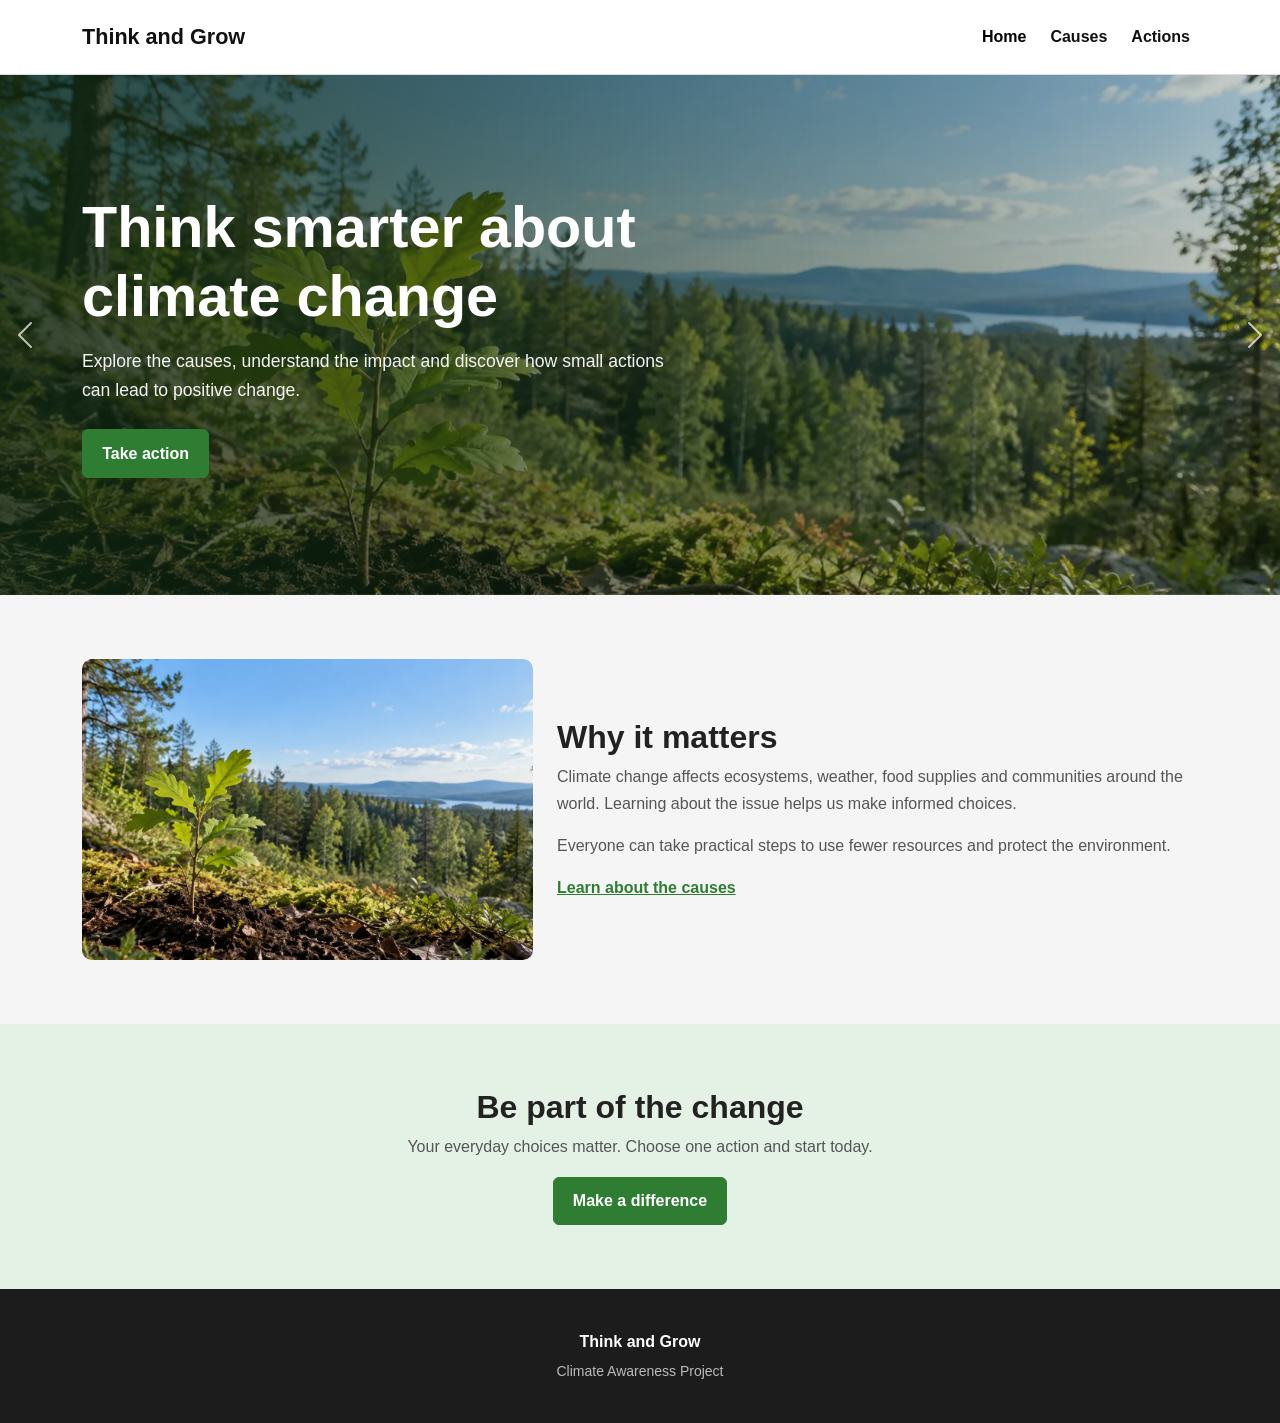
<file: Think and Grow website/Think and Grow website/index.html>
<!doctype html>
<html lang="en">
<head>
  <meta charset="utf-8">
  <meta name="viewport" content="width=device-width, initial-scale=1">
  <title>Think and Grow</title>
  <meta name="description" content="Think and Grow explains the causes of climate change and simple actions people can take to help the planet.">
  <meta name="keywords" content="climate change, environment, sustainability, climate action, Think and Grow">
  <meta name="author" content="Think and Grow">
  <link rel="preconnect" href="https://cdn.jsdelivr.net">
  <link href="https://cdn.jsdelivr.net/npm/bootstrap@5.3.8/dist/css/bootstrap.min.css" rel="stylesheet" integrity="sha384-sRIl4kxILFvY47J16cr9ZwB07vP4J8+LH7qKQnuqkuIAvNWLzeN8tE5YBujZqJLB" crossorigin="anonymous">
  <link rel="stylesheet" href="css/style.css">
</head>
<body>
  <nav class="navbar navbar-expand-lg" data-bs-theme="light">
    <div class="container">
      <a class="navbar-brand" href="index.html">Think and Grow</a>
      <button class="navbar-toggler" type="button" data-bs-toggle="collapse" data-bs-target="#navMenu" aria-controls="navMenu" aria-expanded="false" aria-label="Open navigation">
        <span class="navbar-toggler-icon"></span>
      </button>
      <div class="collapse navbar-collapse" id="navMenu">
        <ul class="navbar-nav ms-auto">
          <li class="nav-item"><a class="nav-link active" aria-current="page" href="index.html">Home</a></li>
          <li class="nav-item"><a class="nav-link" href="pages/causes.html">Causes</a></li>
          <li class="nav-item"><a class="nav-link" href="pages/actions.html">Actions</a></li>
        </ul>
      </div>
    </div>
  </nav>

  <main>
    <section class="hero">
      <div id="heroCarousel" class="carousel slide carousel-fade" data-bs-ride="carousel">
        <div class="carousel-inner">
          <div class="carousel-item active">
            <img src="assets/climate-hero.webp" class="d-block w-100" alt="Young green plant growing in a healthy natural environment">
          </div>
          <div class="carousel-item">
            <img src="assets/climate2.png" class="d-block w-100" alt="Climate change illustration">
          </div>
          <div class="carousel-item">
            <img src="assets/nature.jpg" class="d-block w-100" alt="Beautiful nature landscape">
          </div>
          <div class="carousel-item">
            <img src="assets/nature2.jpg" class="d-block w-100" alt="Natural environment">
          </div>
        </div>
        <button class="carousel-control-prev" type="button" data-bs-target="#heroCarousel" data-bs-slide="prev" aria-label="Previous slide">
          <span class="carousel-control-prev-icon" aria-hidden="true"></span>
        </button>
        <button class="carousel-control-next" type="button" data-bs-target="#heroCarousel" data-bs-slide="next" aria-label="Next slide">
          <span class="carousel-control-next-icon" aria-hidden="true"></span>
        </button>
      </div>
      <div class="hero-overlay">
        <div class="container">
          <div class="hero-card">
            <h1>Think smarter about climate change</h1>
            <p>Explore the causes, understand the impact and discover how small actions can lead to positive change.</p>
            <a href="pages/actions.html" class="btn btn-success">Take action</a>
          </div>
        </div>
      </div>
    </section>

    <section class="container page-section">
      <div class="row align-items-center g-4">
        <div class="col-md-5">
          <img src="assets/climate-hero.webp" class="img-fluid content-image" width="900" height="600" loading="lazy" alt="Young green plant growing in a healthy natural environment">
        </div>
        <div class="col-md-7">
          <h2>Why it matters</h2>
          <p>Climate change affects ecosystems, weather, food supplies and communities around the world. Learning about the issue helps us make informed choices.</p>
          <p>Everyone can take practical steps to use fewer resources and protect the environment.</p>
          <a href="pages/causes.html" class="text-link">Learn about the causes</a>
        </div>
      </div>
    </section>

    <section class="callout text-center">
      <div class="container">
        <h2>Be part of the change</h2>
        <p>Your everyday choices matter. Choose one action and start today.</p>
        <a href="pages/actions.html#pledge" class="btn btn-success">Make a difference</a>
      </div>
    </section>
  </main>

  <footer class="site-footer text-center">
    <div class="container"><p class="mb-1">Think and Grow</p><p class="small mb-0">Climate Awareness Project</p></div>
  </footer>
  <script src="https://cdn.jsdelivr.net/npm/bootstrap@5.3.8/dist/js/bootstrap.bundle.min.js" integrity="sha384-FKyoEForCGlyvwx9Hj09JcYn3nv7wiPVlz7YYwJrWVcXK/BmnVDxM+D2scQbITxI" crossorigin="anonymous"></script>
  <script src="js/script.js"></script>
</body>
</html>
</file>
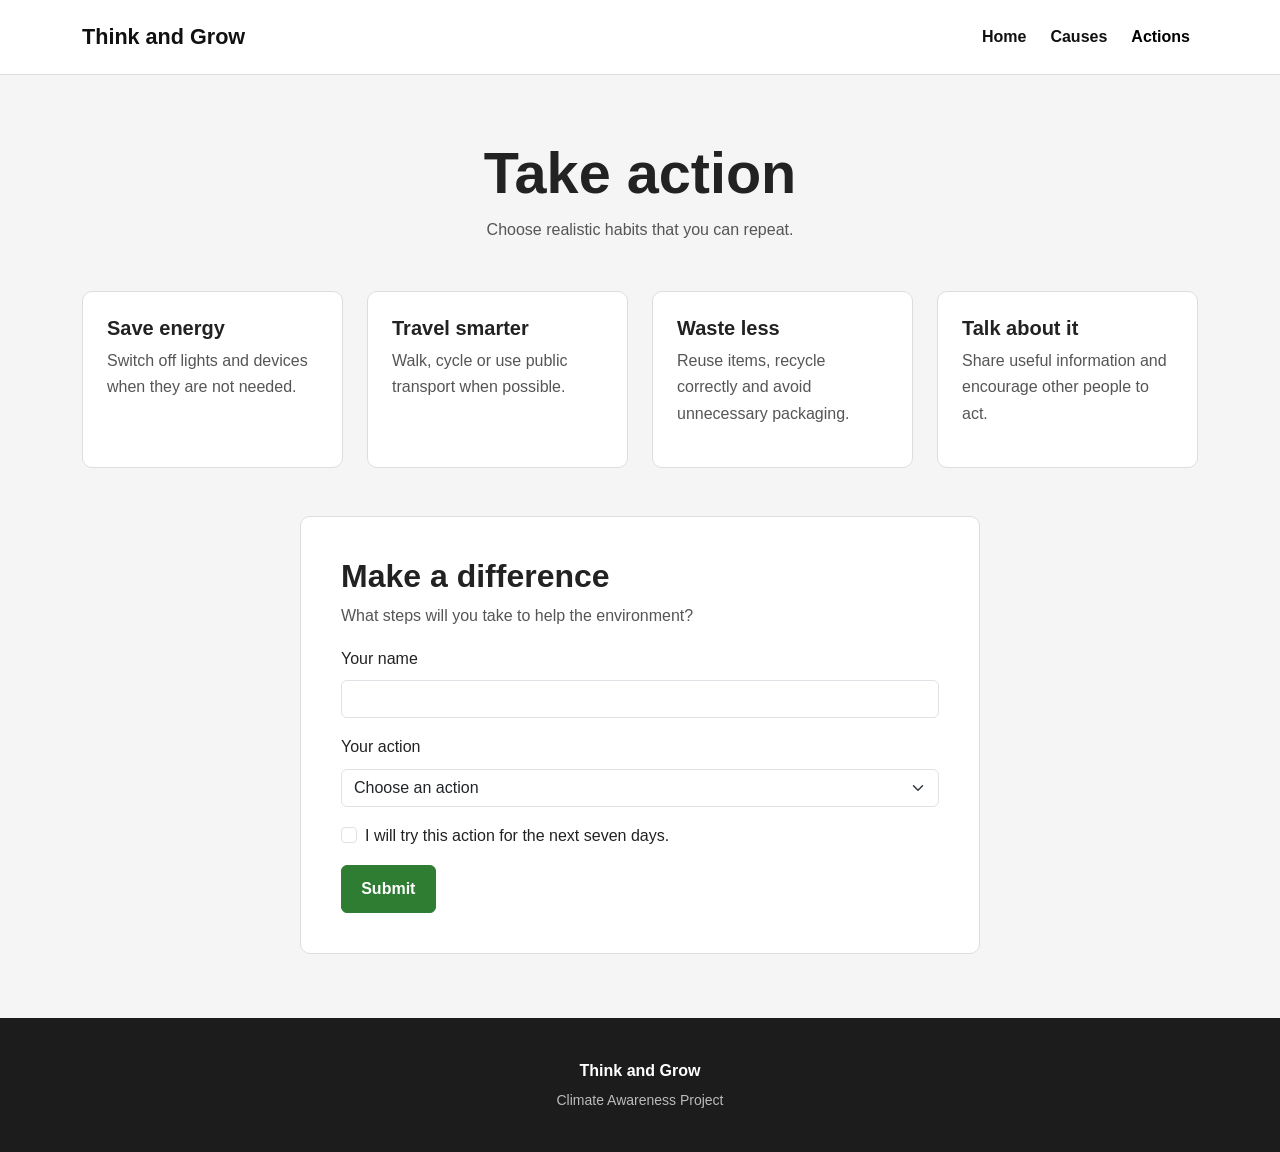
<file: Think and Grow website/Think and Grow website/pages/actions.html>
<!doctype html>
<html lang="en">
<head>
  <meta charset="utf-8">
  <meta name="viewport" content="width=device-width, initial-scale=1">
  <title>Think and Grow: Action</title>
  <meta name="description" content="Find simple climate actions and make a personal pledge to reduce your environmental impact.">
  <meta name="keywords" content="climate action, sustainable choices, environmental pledge, save energy">
  <meta name="author" content="Think and Grow">
  <link rel="preconnect" href="https://cdn.jsdelivr.net">
  <link href="https://cdn.jsdelivr.net/npm/bootstrap@5.3.8/dist/css/bootstrap.min.css" rel="stylesheet" integrity="sha384-sRIl4kxILFvY47J16cr9ZwB07vP4J8+LH7qKQnuqkuIAvNWLzeN8tE5YBujZqJLB" crossorigin="anonymous">
  <link rel="stylesheet" href="../css/style.css">
</head>
<body>
  <nav class="navbar navbar-expand-lg">
    <div class="container">
      <a class="navbar-brand" href="../index.html">Think and Grow</a>
      <button class="navbar-toggler" type="button" data-bs-toggle="collapse" data-bs-target="#navMenu" aria-controls="navMenu" aria-expanded="false" aria-label="Open navigation"><span class="navbar-toggler-icon"></span></button>
      <div class="collapse navbar-collapse" id="navMenu">
        <ul class="navbar-nav ms-auto">
          <li class="nav-item"><a class="nav-link" href="../index.html">Home</a></li>
          <li class="nav-item"><a class="nav-link" href="causes.html">Causes</a></li>
          <li class="nav-item"><a class="nav-link active" aria-current="page" href="actions.html">Actions</a></li>
        </ul>
      </div>
    </div>
  </nav>

  <main class="container page-section">
    <header class="page-heading text-center">
      <h1>Take action</h1>
      <p>Choose realistic habits that you can repeat.</p>
    </header>

    <div class="row g-4 mb-5">
      <div class="col-md-6 col-lg-3"><article class="plain-card"><h2>Save energy</h2><p>Switch off lights and devices when they are not needed.</p></article></div>
      <div class="col-md-6 col-lg-3"><article class="plain-card"><h2>Travel smarter</h2><p>Walk, cycle or use public transport when possible.</p></article></div>
      <div class="col-md-6 col-lg-3"><article class="plain-card"><h2>Waste less</h2><p>Reuse items, recycle correctly and avoid unnecessary packaging.</p></article></div>
      <div class="col-md-6 col-lg-3"><article class="plain-card"><h2>Talk about it</h2><p>Share useful information and encourage other people to act.</p></article></div>
    </div>

    <section id="pledge" class="form-panel mx-auto">
      <h2>Make a difference</h2>
      <p>What steps will you take to help the environment?</p>
      <form id="pledgeForm">
        <div class="mb-3">
          <label for="name" class="form-label">Your name</label>
          <input type="text" class="form-control" id="name" name="name" required maxlength="50" autocomplete="name">
        </div>
        <div class="mb-3">
          <label for="action" class="form-label">Your action</label>
          <select class="form-select" id="action" name="action" required>
            <option value="" selected disabled>Choose an action</option>
            <option>Save energy</option><option>Travel smarter</option><option>Waste less</option><option>Talk about climate change</option>
          </select>
        </div>
        <div class="form-check mb-3">
          <input class="form-check-input" type="checkbox" id="agree" required>
          <label class="form-check-label" for="agree">I will try this action for the next seven days.</label>
        </div>
        <button type="submit" class="btn btn-success">Submit</button>
        <div id="formMessage" class="alert alert-success mt-3 d-none" role="status" aria-live="polite"></div>
      </form>
    </section>
  </main>

  <footer class="site-footer text-center"><div class="container"><p class="mb-1">Think and Grow</p><p class="small mb-0">Climate Awareness Project</p></div></footer>
  <script src="https://cdn.jsdelivr.net/npm/bootstrap@5.3.8/dist/js/bootstrap.bundle.min.js" integrity="sha384-FKyoEForCGlyvwx9Hj09JcYn3nv7wiPVlz7YYwJrWVcXK/BmnVDxM+D2scQbITxI" crossorigin="anonymous"></script>
  <script src="../js/script.js"></script>
</body>
</html>
</file>
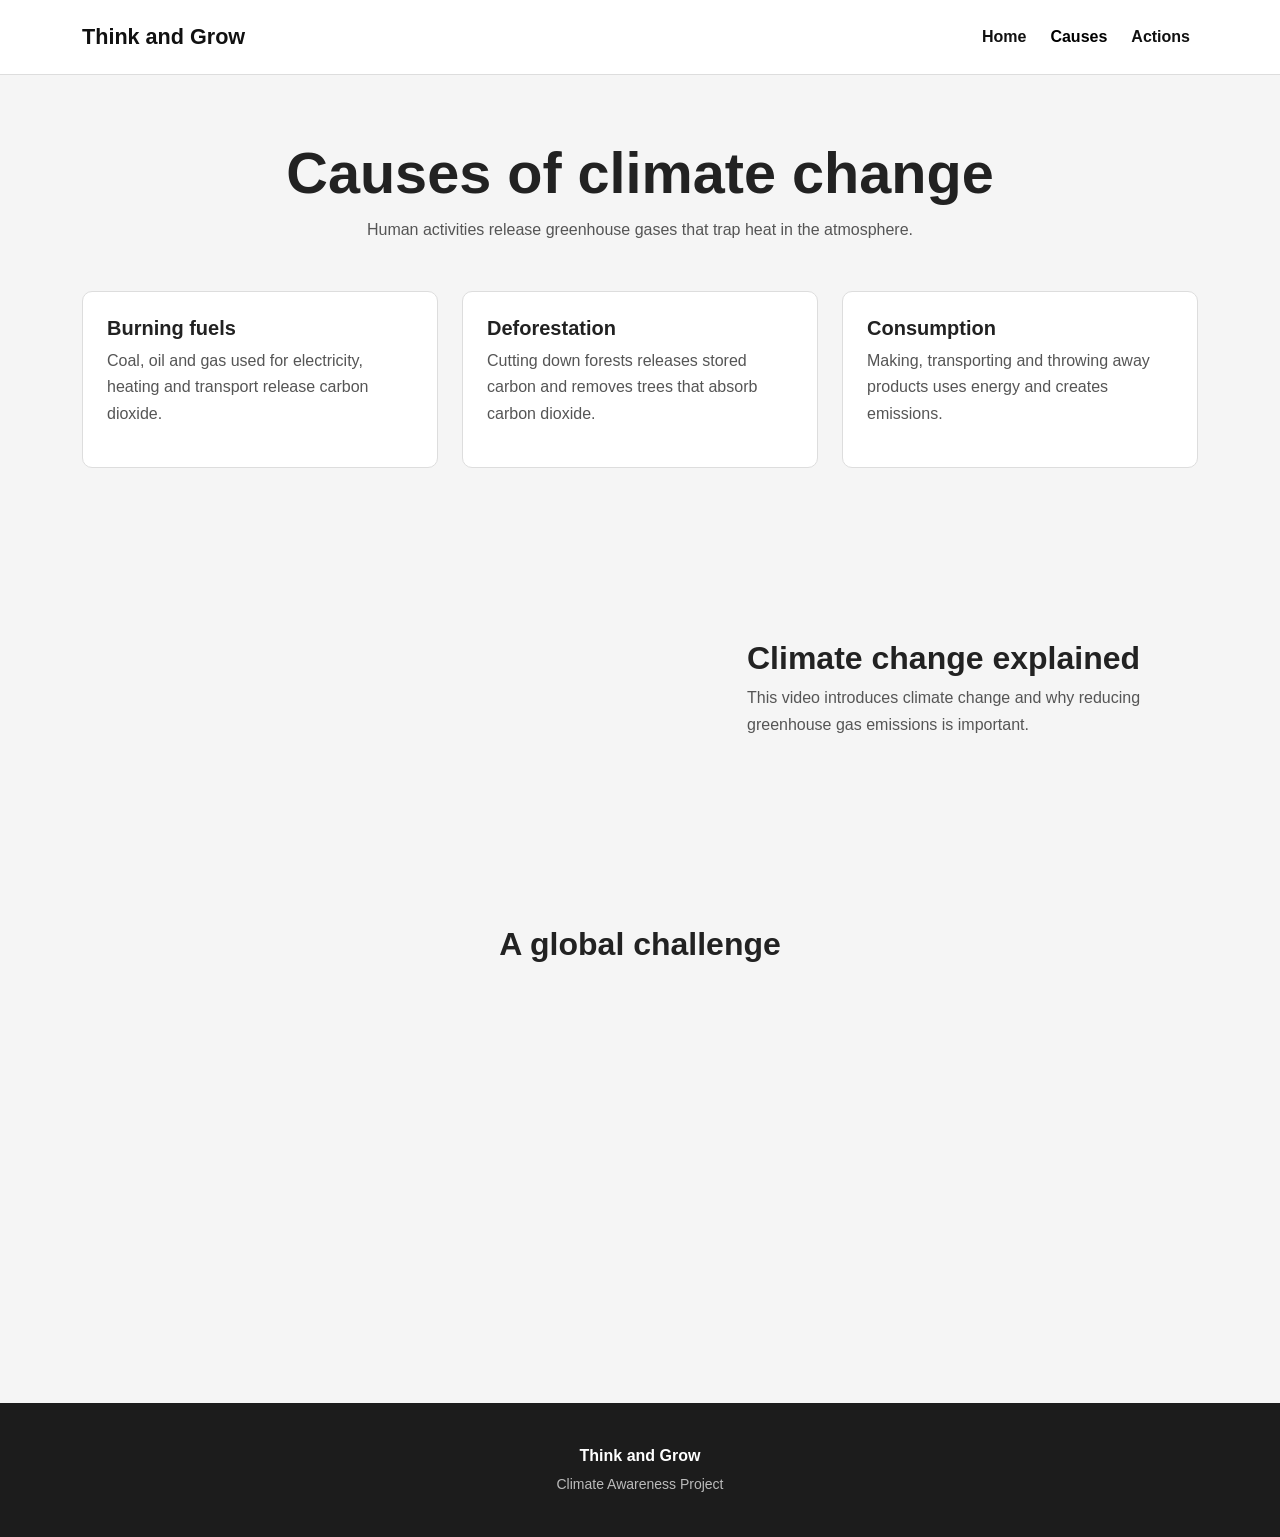
<file: Think and Grow website/Think and Grow website/pages/causes.html>
<!doctype html>
<html lang="en">
<head>
  <meta charset="utf-8">
  <meta name="viewport" content="width=device-width, initial-scale=1">
  <title>Think and Grow: Causes</title>
  <meta name="description" content="Learn how greenhouse gases, fossil fuels, deforestation and consumption contribute to climate change.">
  <meta name="keywords" content="causes of climate change, greenhouse gases, fossil fuels, deforestation">
  <meta name="author" content="Think and Grow">
  <link rel="preconnect" href="https://cdn.jsdelivr.net">
  <link href="https://cdn.jsdelivr.net/npm/bootstrap@5.3.8/dist/css/bootstrap.min.css" rel="stylesheet" integrity="sha384-sRIl4kxILFvY47J16cr9ZwB07vP4J8+LH7qKQnuqkuIAvNWLzeN8tE5YBujZqJLB" crossorigin="anonymous">
  <link rel="stylesheet" href="../css/style.css">
</head>
<body>
  <nav class="navbar navbar-expand-lg">
    <div class="container">
      <a class="navbar-brand" href="../index.html">Think and Grow</a>
      <button class="navbar-toggler" type="button" data-bs-toggle="collapse" data-bs-target="#navMenu" aria-controls="navMenu" aria-expanded="false" aria-label="Open navigation"><span class="navbar-toggler-icon"></span></button>
      <div class="collapse navbar-collapse" id="navMenu">
        <ul class="navbar-nav ms-auto">
          <li class="nav-item"><a class="nav-link" href="../index.html">Home</a></li>
          <li class="nav-item"><a class="nav-link active" aria-current="page" href="causes.html">Causes</a></li>
          <li class="nav-item"><a class="nav-link" href="actions.html">Actions</a></li>
        </ul>
      </div>
    </div>
  </nav>

  <main class="container page-section">
    <header class="page-heading text-center">
      <h1>Causes of climate change</h1>
      <p>Human activities release greenhouse gases that trap heat in the atmosphere.</p>
    </header>

    <div class="row g-4 mb-5">
      <div class="col-md-4"><article class="plain-card"><h2>Burning fuels</h2><p>Coal, oil and gas used for electricity, heating and transport release carbon dioxide.</p></article></div>
      <div class="col-md-4"><article class="plain-card"><h2>Deforestation</h2><p>Cutting down forests releases stored carbon and removes trees that absorb carbon dioxide.</p></article></div>
      <div class="col-md-4"><article class="plain-card"><h2>Consumption</h2><p>Making, transporting and throwing away products uses energy and creates emissions.</p></article></div>
    </div>

    <section class="row g-4 align-items-center mb-5">
      <div class="col-lg-7">
        <div class="ratio ratio-16x9 media-frame">
          <iframe src="https://www.youtube.com/watch?v=G9t__9Tmwv4" title="Climate change explained video" loading="lazy" allow="accelerometer; autoplay; clipboard-write; encrypted-media; gyroscope; picture-in-picture; web-share" allowfullscreen></iframe>
        </div>
      </div>
      <div class="col-lg-5"><h2>Climate change explained</h2><p>This video introduces climate change and why reducing greenhouse gas emissions is important.</p></div>
    </section>

    <section>
      <h2 class="text-center mb-3">A global challenge</h2>
      <div class="ratio map-frame">
        <iframe src="https://www.google.com/maps?q=world&amp;output=embed" title="Google map showing the world" loading="lazy" referrerpolicy="no-referrer-when-downgrade"></iframe>
      </div>
    </section>
  </main>

  <footer class="site-footer text-center"><div class="container"><p class="mb-1">Think and Grow</p><p class="small mb-0">Climate Awareness Project</p></div></footer>
  <script src="https://cdn.jsdelivr.net/npm/bootstrap@5.3.8/dist/js/bootstrap.bundle.min.js" integrity="sha384-FKyoEForCGlyvwx9Hj09JcYn3nv7wiPVlz7YYwJrWVcXK/BmnVDxM+D2scQbITxI" crossorigin="anonymous"></script>
  <script src="../js/script.js"></script>
</body>
</html>
</file>
<file: Think and Grow website/Think and Grow website/css/style.css>
:root {
  --main-colour: #f5f5f5;
  --primary-colour: #2e7d32;
  --primary-hover: #1f6423;
  --accent-colour: #31aa64;
  --text-dark: #222;
  --text-light: #555;
  --white: #fff;
  --border-light: #ddd;
  --footer-bg: #1c1c1c;
  --footer-text: #bbb;
  --callout-bg: #e4f2e6;
  --radius: 10px;
}

* {
  box-sizing: border-box;
}

body {
  background: var(--main-colour);
  color: var(--text-dark);
  font-family: Arial, Helvetica, sans-serif;
  font-size: 1rem;
  line-height: 1.65;
}

h1, 
h2 {
  font-weight: 700;
  line-height: 1.2;
}

h1 {
  font-size: clamp(2rem, 5vw, 3.6rem);
}

h2 {
  font-size: clamp(1.35rem, 3vw, 2rem);
}

p {
  color: var(--text-light);
}

.navbar {
  background: var(--white);
  border-bottom: 1px solid var(--border-light);
  padding: .9rem 0;
}

.navbar-brand {
  color: #111;
  font-size: 1.35rem;
  font-weight: 700;
}

.nav-link {
  color: #111;
  font-weight: 600;
  margin-left: .5rem;
}

.nav-link:hover, 
.nav-link:focus, 
.nav-link.active {
  color: var(--primary-colour);
}

.navbar-toggler:focus {
  box-shadow: 0 0 0 .2rem rgba(46, 125, 50, .25);
}

.hero {
  position: relative;
  min-height: 520px;
  overflow: hidden;
}

#heroCarousel {
  height: 520px;
}

#heroCarousel .carousel-inner,
#heroCarousel .carousel-item {
  height: 520px;
}

#heroCarousel img {
  width: 100%;
  height: 520px;
  object-fit: cover;
}

/* Fade transition for carousel */
.carousel-fade .carousel-item {
  opacity: 0;
  transition: opacity .6s ease-in-out;
}

.carousel-fade .carousel-item.active {
  opacity: 1;
}

.hero-overlay {
  position: absolute;
  inset: 0;

  display: flex;
  align-items: center;

  z-index: 2;

  background:
    linear-gradient(
      90deg,
      rgba(15, 40, 18, .82),
      rgba(15, 40, 18, .2)
    );
}

.hero-card {
  color: var(--white);
  max-width: 600px;
}

.hero-card h1 {
  color: var(--white);
  margin-bottom: 1rem;
}

.hero-card p {
  color: rgba(255, 255, 255, 0.95);
  font-size: 1.1rem;
  margin-bottom: 1.5rem;
}

.carousel-control-prev,
.carousel-control-next {
  z-index: 5;
  width: 50px;
  opacity: 0.7;
  transition: opacity .3s ease;
}

.carousel-control-prev:hover,
.carousel-control-next:hover {
  opacity: 1;
}

.eyebrow {
  color: var(--primary-colour);
  font-size: .85rem;
  font-weight: 700;
  letter-spacing: .1em;
  margin-bottom: .5rem;
  text-transform: uppercase;
}

.text-link {
  color: var(--primary-colour);
  font-weight: 700;
}

.btn-success {
  background: var(--primary-colour);
  border-color: var(--primary-colour);
  font-weight: 700;
  padding: .7rem 1.2rem;
}

.btn-success:hover, 
.btn-success:focus {
  background: var(--primary-hover);
  border-color: var(--primary-hover);
}

.page-section {
  padding-bottom: 4rem;
  padding-top: 4rem;
}

.page-heading {
  margin: 0 auto 3rem;
  max-width: 720px;
}

.plain-card {
  background: var(--white);
  border: 1px solid var(--border-light);
  border-radius: var(--radius);
  height: 100%;
  padding: 1.5rem;
}

.plain-card h2 {
  font-size: 1.25rem;
}

.content-image, 
.media-frame, 
.map-frame {
  border-radius: var(--radius);
  overflow: hidden;
}

.content-image {
  aspect-ratio: 3 / 2;
  object-fit: cover;
}

.map-frame {
  height: 360px;
}

.form-panel {
  background: var(--white);
  border: 1px solid var(--border-light);
  border-radius: var(--radius);
  max-width: 680px;
  padding: clamp(1.25rem, 4vw, 2.5rem);
  scroll-margin-top: 1rem;
}

.form-control:focus, 
.form-select:focus, 
.form-check-input:focus {
  border-color: var(--accent-colour);
  box-shadow: 0 0 0 .2rem rgba(49, 170, 100, .2);
}

.callout {
  background: var(--callout-bg);
  padding: 4rem 0;
}

.site-footer {
  background: var(--footer-bg);
  color: var(--footer-text);
  padding: 2.5rem 0;
}

.site-footer p:first-child {
  color: var(--white);
  font-weight: 700;
}

.site-footer p:last-child {
  color: var(--footer-text);
}

@media (max-width: 767.98px) {
  .hero {
    min-height: 440px;
  }
  
  #heroCarousel {
    height: 440px;
  }

  #heroCarousel img {
    height: 440px;
  }
  
  .hero-card {
    margin: 0 auto;
  }
  
  .nav-link {
    margin-left: 0;
    padding: .7rem 0;
  }
  
  .map-frame {
    height: 280px;
  }
  
  .page-section {
    padding-bottom: 3rem;
    padding-top: 3rem;
  }
}
</file>
